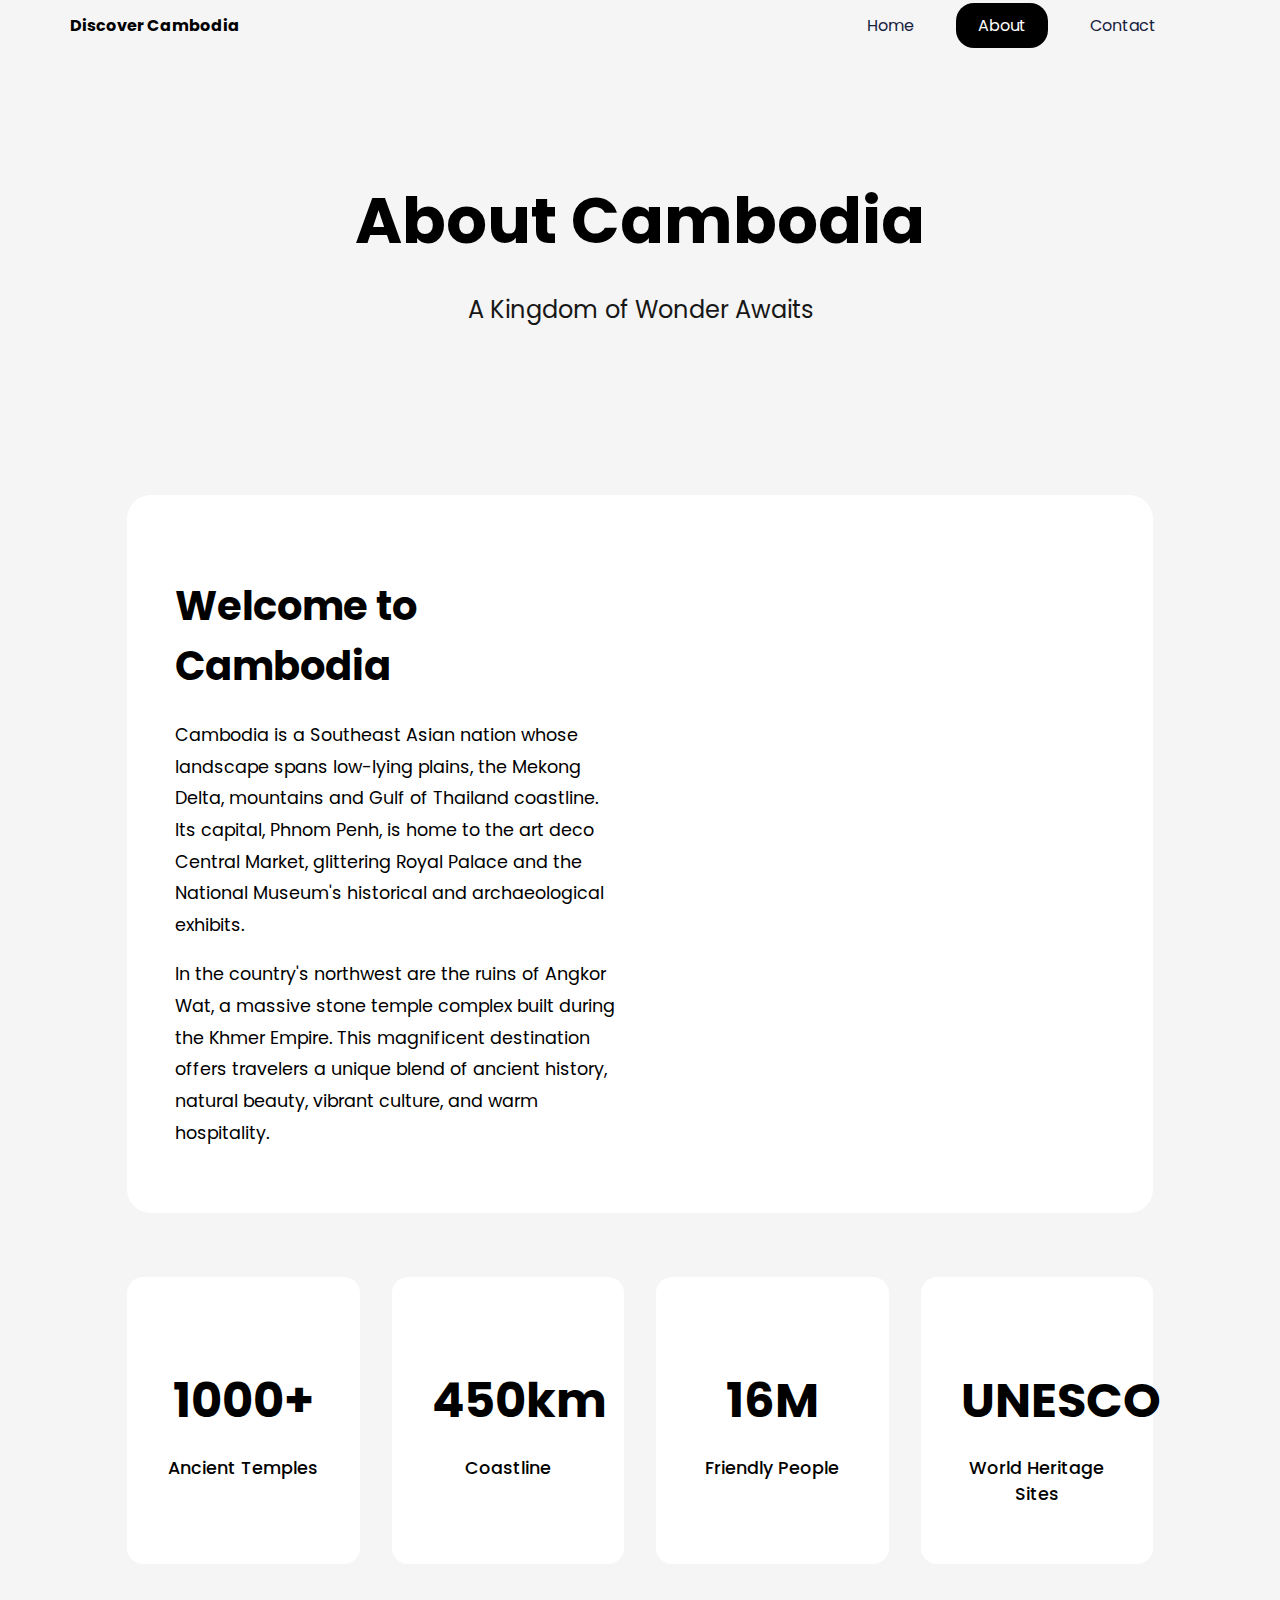
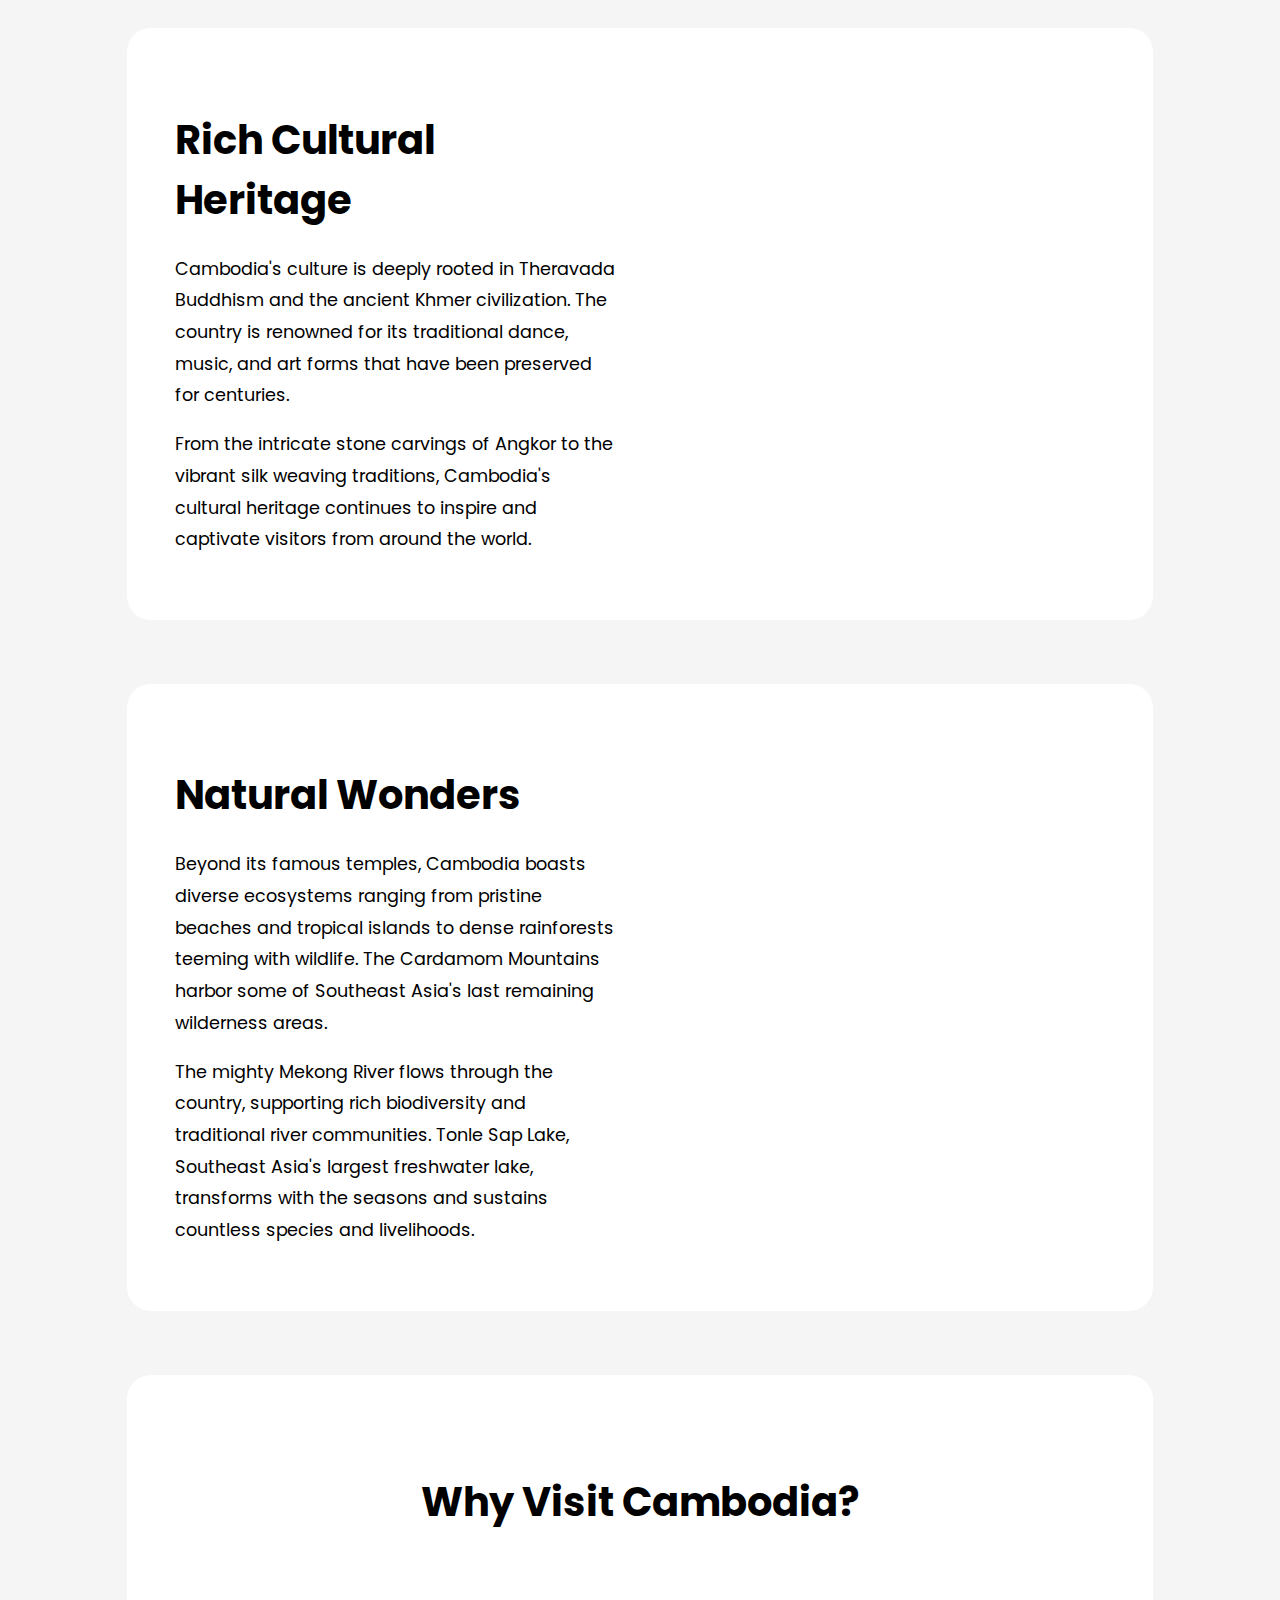
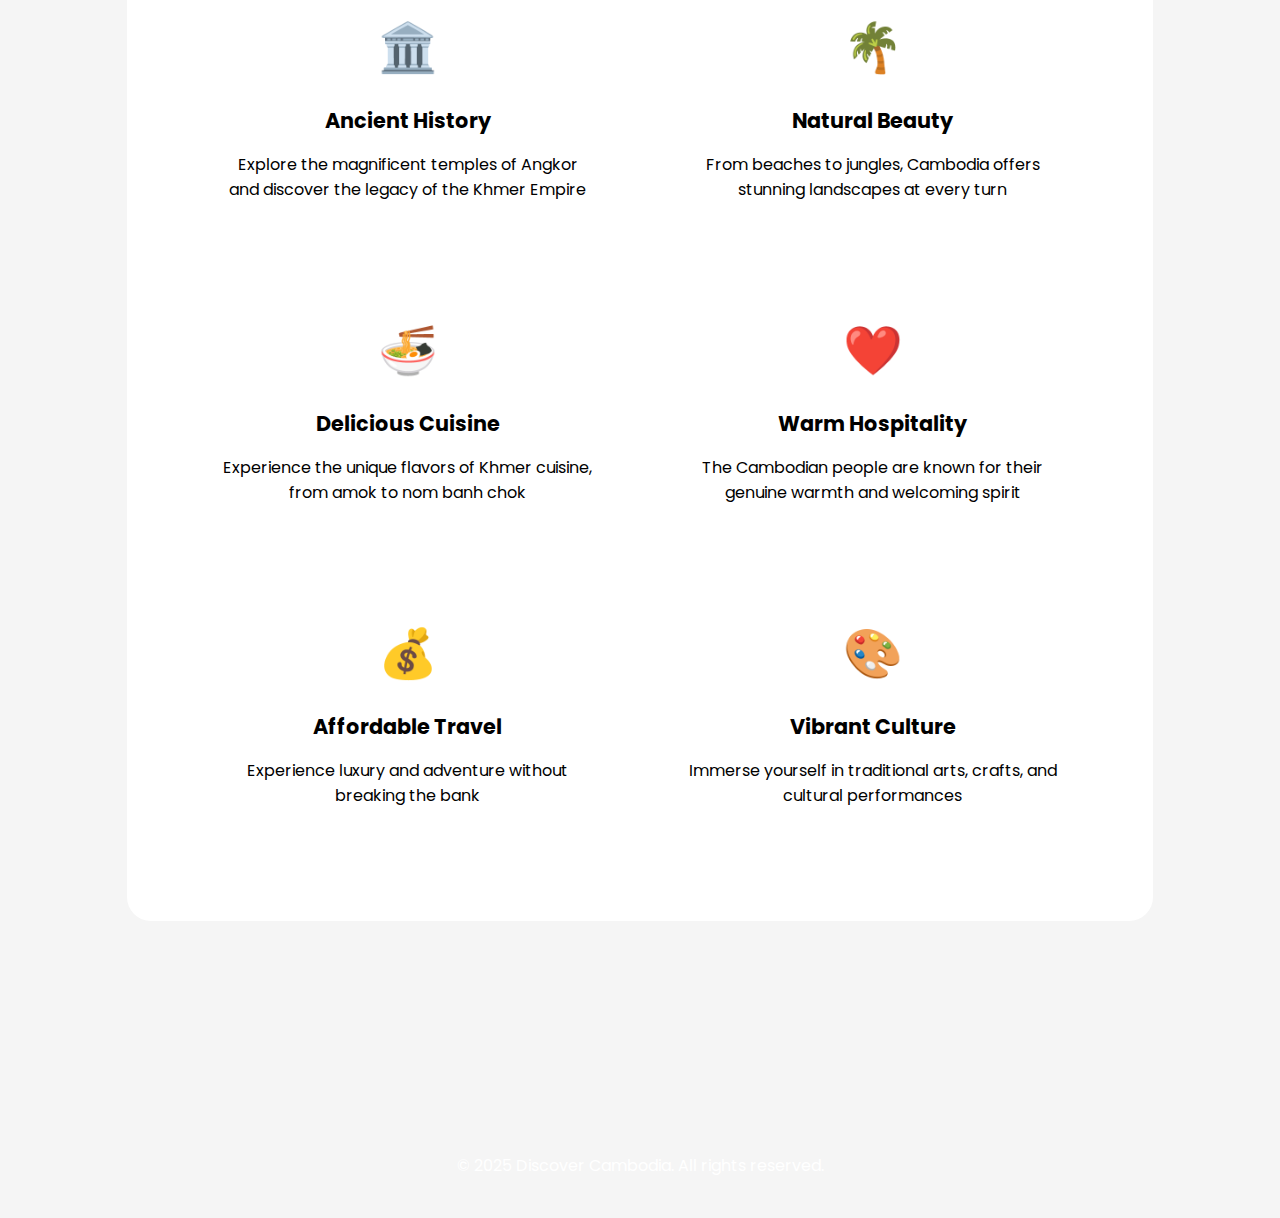
<file: about.html>
<!DOCTYPE html>
<html lang="en">

<head>
    <meta charset="UTF-8">
    <meta name="viewport" content="width=device-width, initial-scale=1.0">
    <title>About - Discover Cambodia</title>
    <link rel="stylesheet" href="style.css">
</head>

<body>
    <header>
        <div class="logo">Discover Cambodia</div>
        <nav>
            <a href="index.html">Home</a>
            <a href="about.html" class="active">About</a>
            <a href="contact.html">Contact</a>
        </nav>
    </header>

    <div class="about-page">
        <div class="about-hero">
            <h1>About Cambodia</h1>
            <p class="subtitle">A Kingdom of Wonder Awaits</p>
        </div>

        <div class="about-content">
            <section class="about-section">
                <div class="about-text">
                    <h2>Welcome to Cambodia</h2>
                    <p>Cambodia is a Southeast Asian nation whose landscape spans low-lying plains, the Mekong Delta,
                        mountains and Gulf of Thailand coastline. Its capital, Phnom Penh, is home to the art deco
                        Central Market, glittering Royal Palace and the National Museum's historical and archaeological
                        exhibits.</p>
                    <p>In the country's northwest are the ruins of Angkor Wat, a massive stone temple complex built
                        during the Khmer Empire. This magnificent destination offers travelers a unique blend of ancient
                        history, natural beauty, vibrant culture, and warm hospitality.</p>
                </div>
                <div class="about-image"
                    style="background-image: url('https://images.pexels.com/photos/2166553/pexels-photo-2166553.jpeg')">
                </div>
            </section>

            <section class="stats-section">
                <div class="stat-card">
                    <h3>1000+</h3>
                    <p>Ancient Temples</p>
                </div>
                <div class="stat-card">
                    <h3>450km</h3>
                    <p>Coastline</p>
                </div>
                <div class="stat-card">
                    <h3>16M</h3>
                    <p>Friendly People</p>
                </div>
                <div class="stat-card">
                    <h3>UNESCO</h3>
                    <p>World Heritage Sites</p>
                </div>
            </section>

            <section class="about-section reverse">
                <div class="about-image"
                    style="background-image: url('https://images.pexels.com/photos/1371361/pexels-photo-1371361.jpeg')">
                </div>
                <div class="about-text">
                    <h2>Rich Cultural Heritage</h2>
                    <p>Cambodia's culture is deeply rooted in Theravada Buddhism and the ancient Khmer civilization. The
                        country is renowned for its traditional dance, music, and art forms that have been preserved for
                        centuries.</p>
                    <p>From the intricate stone carvings of Angkor to the vibrant silk weaving traditions, Cambodia's
                        cultural heritage continues to inspire and captivate visitors from around the world.</p>
                </div>
            </section>

            <section class="about-section">
                <div class="about-text">
                    <h2>Natural Wonders</h2>
                    <p>Beyond its famous temples, Cambodia boasts diverse ecosystems ranging from pristine beaches and
                        tropical islands to dense rainforests teeming with wildlife. The Cardamom Mountains harbor some
                        of Southeast Asia's last remaining wilderness areas.</p>
                    <p>The mighty Mekong River flows through the country, supporting rich biodiversity and traditional
                        river communities. Tonle Sap Lake, Southeast Asia's largest freshwater lake, transforms with the
                        seasons and sustains countless species and livelihoods.</p>
                </div>
                <div class="about-image"
                    style="background-image: url('https://images.pexels.com/photos/994605/pexels-photo-994605.jpeg')">
                </div>
            </section>

            <section class="why-visit">
                <h2>Why Visit Cambodia?</h2>
                <div class="reasons-grid">
                    <div class="reason-card">
                        <div class="reason-icon">🏛️</div>
                        <h3>Ancient History</h3>
                        <p>Explore the magnificent temples of Angkor and discover the legacy of the Khmer Empire</p>
                    </div>
                    <div class="reason-card">
                        <div class="reason-icon">🌴</div>
                        <h3>Natural Beauty</h3>
                        <p>From beaches to jungles, Cambodia offers stunning landscapes at every turn</p>
                    </div>
                    <div class="reason-card">
                        <div class="reason-icon">🍜</div>
                        <h3>Delicious Cuisine</h3>
                        <p>Experience the unique flavors of Khmer cuisine, from amok to nom banh chok</p>
                    </div>
                    <div class="reason-card">
                        <div class="reason-icon">❤️</div>
                        <h3>Warm Hospitality</h3>
                        <p>The Cambodian people are known for their genuine warmth and welcoming spirit</p>
                    </div>
                    <div class="reason-card">
                        <div class="reason-icon">💰</div>
                        <h3>Affordable Travel</h3>
                        <p>Experience luxury and adventure without breaking the bank</p>
                    </div>
                    <div class="reason-card">
                        <div class="reason-icon">🎨</div>
                        <h3>Vibrant Culture</h3>
                        <p>Immerse yourself in traditional arts, crafts, and cultural performances</p>
                    </div>
                </div>
            </section>
        </div>
    </div>

    <footer class="site-footer">
        <p>&copy; 2025 Discover Cambodia. All rights reserved.</p>
    </footer>

    <script src="main.js"></script>
</body>

</html>
</file>
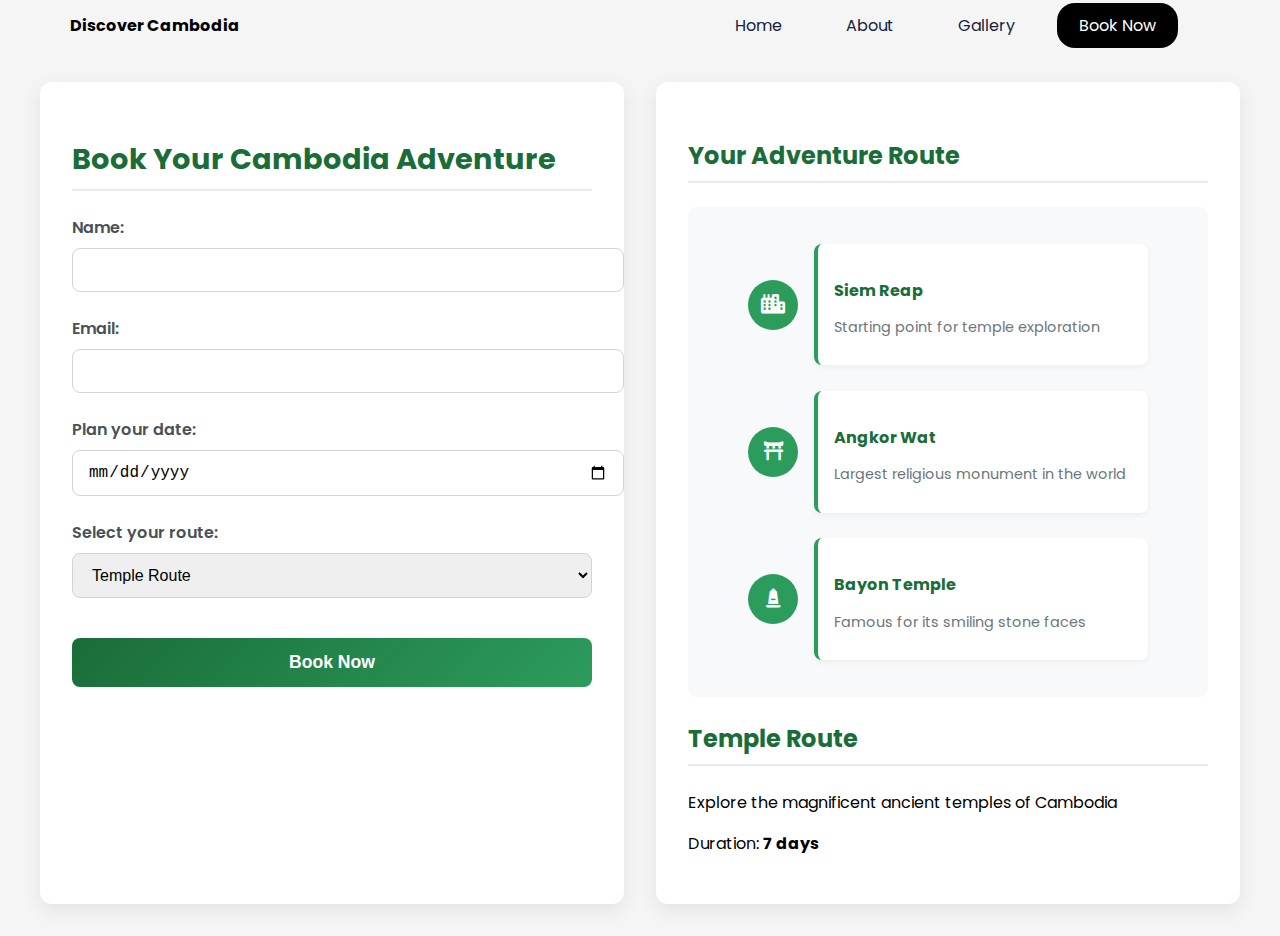
<file: formtesting.html>
<!DOCTYPE html>
<html lang="en">
  <head>
    <meta charset="UTF-8" />
    <meta name="viewport" content="width=device-width, initial-scale=1.0" />
    <title>Document</title>
    <link rel="stylesheet" href="style.css" />
    <link
      rel="stylesheet"
      href="https://cdnjs.cloudflare.com/ajax/libs/font-awesome/6.4.0/css/all.min.css"
    />
  </head>

  <body>
    <header>
      <div class="logo">Discover Cambodia</div>
      <nav>
        <a href="index.html">Home</a>
        <a href="about.html">About</a>
        <div class="dropdown">
          <a href="gallery.html" class="dropbtn">Gallery</a>
          <div class="dropdown-content">
            <a href="city.html">City</a>
            <a href="city.html">Forest</a>
            <a href="city.html">Sea/Beach</a>
            <a href="city.html">Temple</a>
          </div>
        </div>
        <a href="form.php" class="active">Book Now</a>
      </nav>
    </header>
    <div class="container-form">
      <div class="booking-form">
        <h2>Book Your Cambodia Adventure</h2>
        <form action="form.php" method="POST">
          <div class="form">
            <!-- name -->
            <label for="name">Name:</label>
            <input type="text" id="name" name="name" required />
          </div>

          <!-- email -->
          <div class="form">
            <label for="email">Email:</label>
            <input type="email" id="email" name="email" required />
          </div>

          <!-- date trip -->
          <div class="form">
            <label for="date">Plan your date:</label>
            <input type="date" id="date" name="date" required />
          </div>

          <div class="form">
            <!-- route -->
            <label for="route">Select your route:</label>
            <select
              name="route"
              id="route"
              required
              onchange="updateRoute(this.value)"
            >
              <option value="temple_route">Temple Route</option>
              <option value="city_route">City Route</option>
              <option value="beach_route">Beach Route</option>
              <option value="forest_route">Forest Route</option>
              <option value="full_route">Full Route</option>
            </select>
            <div class="route-info"></div>
          </div>

          <input type="submit" value="Book Now" class="submit-btn-form" />
        </form>
        <div class="message" id="msg"></div>
      </div>

      <!-- left side for detail of the trip route -->
      <div class="route-visualization">
        <h3>Your Adventure Route</h3>
        <div class="route-map" id="route-map"></div>
        <div class="route-detail" id="route-detail"></div>
      </div>
    </div>

    <script>
      const routeDescription = {
        temple_route: {
          name: "Temple Route",
          description: "Explore the magnificent ancient temples of Cambodia",
          duration: "7 days",
          locations: [
            {
              name: "Siem Reap",
              icon: "fa-city",
              description: "Starting point for temple exploration",
            },
            {
              name: "Angkor Wat",
              icon: "fa-torii-gate",
              description: "Largest religious monument in the world",
            },
            {
              name: "Bayon Temple",
              icon: "fa-monument",
              description: "Famous for its smiling stone faces",
            },
          ],
        },
        forest_route: {
          name: "Forest Route",
          description: "Immerse yourself in Cambodia's lush natural landscapes",
          duration: "2 days",
          locations: [
            {
              name: "Phnom Kulen",
              icon: "fa-mountain",
              description: "Sacred mountain with waterfalls",
            },
            {
              name: "Kirirom National Park",
              icon: "fa-tree",
              description: "Pine forest with hiking trails",
            },
            {
              name: "Bayon Temple",
              icon: "fa-monument",
              description: "Famous for its smiling stone faces",
            },
          ],
        },
        city_route: {
          name: "City Route",
          description: "Experience the vibrant urban life of Cambodia",
          duration: "3 days",
          locations: [
            {
              name: "Phnom Penh",
              icon: "fa-city",
              description: "Capital city with rich history",
            },
            {
              name: "Local Markets",
              icon: "fa-store",
              description: "Experience authentic Cambodian culture",
            },
            {
              name: "Royal Palace",
              icon: "fa-landmark",
              description: "Official residence of the King",
            },
          ],
        },
        beach_route: {
          name: "Beach Route",
          description: "Relax on Cambodia's beautiful beaches and islands",
          duration: "3 days",
          locations: [
            {
              name: "Sihanoukville",
              icon: "fa-umbrella-beach",
              description: "Coastal city with beautiful beaches",
            },
            {
              name: "Koh Rong",
              icon: "fa-water",
              description: "Tropical island paradise",
            },
            {
              name: "Koh Sdach Island",
              icon: "fa-island-tropical",
              description: "Remote island with pristine beaches",
            },
          ],
        },
        full_route: {
          name: "Full Route",
          description: "Complete Cambodian experience covering all highlights",
          duration: "7 days",
          locations: [
            {
              name: "Temples",
              icon: "fa-torii-gate",
              description: "Ancient temple complexes",
            },
            {
              name: "Forests",
              icon: "fa-tree",
              description: "Lush national parks",
            },
            {
              name: "Cities",
              icon: "fa-city",
              description: "Urban cultural experiences",
            },
            {
              name: "Beaches",
              icon: "fa-umbrella-beach",
              description: "Coastal relaxation",
            },
          ],
        },
      };

      // update route base on what user pick
      function updateRoute(route) {
        const routeData = routeDescription[route];
        const routeMap = document.getElementById("route-map");
        const routeDetail = document.getElementById("route-detail");

        // clear previous content
        routeMap.innerHTML = "";
        routeDetail.innerHTML = "";

        // make route path
        const routePath = document.createElement("div");
        routePath.className = "route-path";

        // add location to route path
        routeData.locations.forEach((location, index) => {
          const locationElement = document.createElement("div");
          locationElement.className = "location";

          locationElement.innerHTML = `
            <div class="location-icon">
                <i class="fas ${location.icon}"></i>
            </div>
            <div class="location-info">
                <h4>${location.name}</h4>
                <p>${location.description}</p>
            </div>
            `;

          routePath.appendChild(locationElement);

          // add line to connect places -> take the length - 1 cuz we dont connect the last element to anything
          if (index < routeData.locations.length - 1) {
            const connect = document.createElement("div");
            connect.className = "connect";
            routePath.appendChild(connect);
          }
        });

        routeMap.appendChild(routePath);

        // update route detial
        routeDetail.innerHTML = `
        <h3>${routeData.name}</h3>
        <p>${routeData.description}</p>
        <p>Duration: <strong>${routeData.duration}</strong></p>

        `;
      }
      // initalize default route
      document.addEventListener("DOMContentLoaded", function () {
        updateRoute("temple_route");
      });
    </script>
  </body>
</html>
</file>
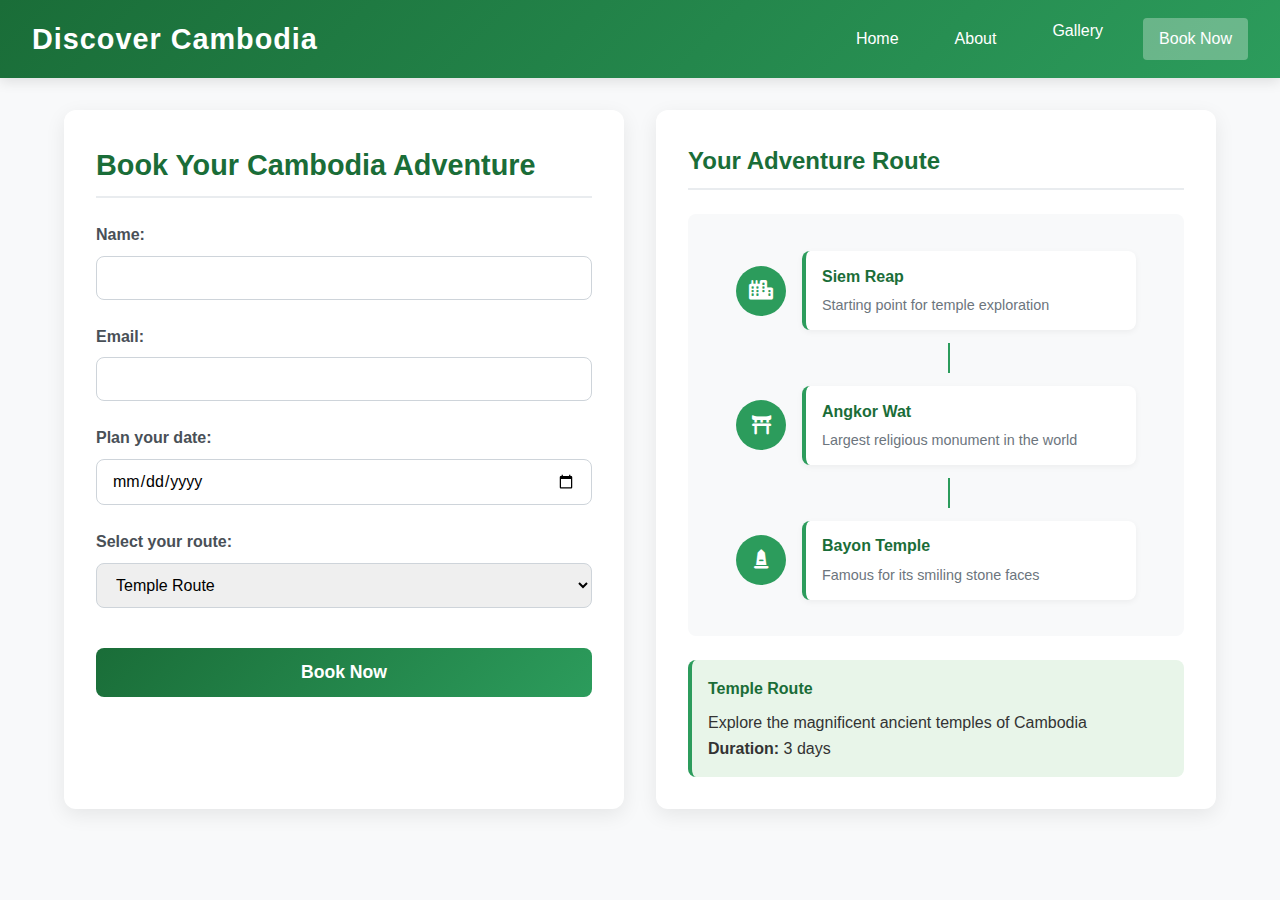
<file: test5.html>
<!DOCTYPE html>
<html lang="en">
  <head>
    <meta charset="UTF-8" />
    <meta name="viewport" content="width=device-width, initial-scale=1.0" />
    <title>Discover Cambodia - Book Your Adventure</title>
    <link
      rel="stylesheet"
      href="https://cdnjs.cloudflare.com/ajax/libs/font-awesome/6.4.0/css/all.min.css"
    />
    <style>
      * {
        margin: 0;
        padding: 0;
        box-sizing: border-box;
        font-family: "Segoe UI", Tahoma, Geneva, Verdana, sans-serif;
      }

      body {
        background-color: #f8f9fa;
        color: #333;
        line-height: 1.6;
      }

      header {
        background: linear-gradient(135deg, #1a6d38 0%, #2c9c5c 100%);
        color: white;
        padding: 1rem 2rem;
        display: flex;
        justify-content: space-between;
        align-items: center;
        box-shadow: 0 4px 12px rgba(0, 0, 0, 0.1);
      }

      .logo {
        font-size: 1.8rem;
        font-weight: 700;
        letter-spacing: 1px;
      }

      nav {
        display: flex;
        gap: 1.5rem;
      }

      nav a {
        color: white;
        text-decoration: none;
        font-weight: 500;
        padding: 0.5rem 1rem;
        border-radius: 4px;
        transition: background-color 0.3s;
      }

      nav a:hover {
        background-color: rgba(255, 255, 255, 0.2);
      }

      nav a.active {
        background-color: rgba(255, 255, 255, 0.3);
      }

      .dropdown {
        position: relative;
      }

      .dropdown-content {
        display: none;
        position: absolute;
        background-color: white;
        min-width: 180px;
        box-shadow: 0 8px 16px rgba(0, 0, 0, 0.1);
        border-radius: 4px;
        z-index: 1;
        overflow: hidden;
      }

      .dropdown-content a {
        color: #333;
        padding: 12px 16px;
        text-decoration: none;
        display: block;
        transition: background-color 0.3s;
      }

      .dropdown-content a:hover {
        background-color: #f1f1f1;
      }

      .dropdown:hover .dropdown-content {
        display: block;
      }

      .container {
        display: flex;
        max-width: 1200px;
        margin: 2rem auto;
        padding: 0 1.5rem;
        gap: 2rem;
      }

      .booking-form {
        flex: 1;
        background: white;
        padding: 2rem;
        border-radius: 12px;
        box-shadow: 0 6px 20px rgba(0, 0, 0, 0.08);
      }

      .booking-form h2 {
        color: #1a6d38;
        margin-bottom: 1.5rem;
        font-size: 1.8rem;
        border-bottom: 2px solid #e9ecef;
        padding-bottom: 0.5rem;
      }

      .form {
        margin-bottom: 1.5rem;
      }

      label {
        display: block;
        margin-bottom: 0.5rem;
        font-weight: 600;
        color: #495057;
      }

      input,
      select {
        width: 100%;
        padding: 12px 15px;
        border: 1px solid #ced4da;
        border-radius: 8px;
        font-size: 1rem;
        transition: border-color 0.3s, box-shadow 0.3s;
      }

      input:focus,
      select:focus {
        outline: none;
        border-color: #2c9c5c;
        box-shadow: 0 0 0 3px rgba(44, 156, 92, 0.2);
      }

      .submit-btn-form {
        background: linear-gradient(135deg, #1a6d38 0%, #2c9c5c 100%);
        color: white;
        border: none;
        padding: 14px 20px;
        font-size: 1.1rem;
        font-weight: 600;
        border-radius: 8px;
        cursor: pointer;
        transition: transform 0.3s, box-shadow 0.3s;
        width: 100%;
        margin-top: 1rem;
      }

      .submit-btn-form:hover {
        transform: translateY(-2px);
        box-shadow: 0 6px 12px rgba(44, 156, 92, 0.3);
      }

      .route-visualization {
        flex: 1;
        background: white;
        padding: 2rem;
        border-radius: 12px;
        box-shadow: 0 6px 20px rgba(0, 0, 0, 0.08);
        display: flex;
        flex-direction: column;
      }

      .route-visualization h3 {
        color: #1a6d38;
        margin-bottom: 1.5rem;
        font-size: 1.5rem;
        border-bottom: 2px solid #e9ecef;
        padding-bottom: 0.5rem;
      }

      .route-map {
        flex: 1;
        background: #f8f9fa;
        border-radius: 8px;
        padding: 1.5rem;
        display: flex;
        flex-direction: column;
        justify-content: center;
        align-items: center;
        min-height: 350px;
      }

      .route-path {
        display: flex;
        flex-direction: column;
        align-items: center;
        width: 100%;
        max-width: 400px;
      }

      .location {
        display: flex;
        align-items: center;
        margin: 0.8rem 0;
        width: 100%;
      }

      .location-icon {
        width: 50px;
        height: 50px;
        border-radius: 50%;
        background: #2c9c5c;
        color: white;
        display: flex;
        justify-content: center;
        align-items: center;
        font-size: 1.2rem;
        margin-right: 1rem;
        flex-shrink: 0;
      }

      .location-info {
        flex: 1;
        padding: 0.8rem 1rem;
        background: white;
        border-radius: 8px;
        box-shadow: 0 2px 6px rgba(0, 0, 0, 0.05);
        border-left: 4px solid #2c9c5c;
      }

      .location-info h4 {
        color: #1a6d38;
        margin-bottom: 0.3rem;
      }

      .location-info p {
        color: #6c757d;
        font-size: 0.9rem;
      }

      .connector {
        width: 2px;
        height: 30px;
        background: #2c9c5c;
        margin-left: 25px;
      }

      .route-details {
        margin-top: 1.5rem;
        padding: 1rem;
        background: #e8f5e9;
        border-radius: 8px;
        border-left: 4px solid #2c9c5c;
      }

      .route-details h4 {
        color: #1a6d38;
        margin-bottom: 0.5rem;
      }

      .message {
        margin-top: 1.5rem;
        padding: 1rem;
        border-radius: 8px;
        text-align: center;
        font-weight: 500;
      }

      .success {
        background: #d4edda;
        color: #155724;
        border: 1px solid #c3e6cb;
      }

      .error {
        background: #f8d7da;
        color: #721c24;
        border: 1px solid #f5c6cb;
      }

      @media (max-width: 768px) {
        .container {
          flex-direction: column;
        }

        header {
          flex-direction: column;
          gap: 1rem;
        }

        nav {
          flex-wrap: wrap;
          justify-content: center;
        }
      }
    </style>
  </head>

  <body>
    <header>
      <div class="logo">Discover Cambodia</div>
      <nav>
        <a href="index.html">Home</a>
        <a href="about.html">About</a>
        <div class="dropdown">
          <a href="gallery.html" class="dropbtn">Gallery</a>
          <div class="dropdown-content">
            <a href="city.html">City</a>
            <a href="city.html">Forest</a>
            <a href="city.html">Sea/Beach</a>
            <a href="city.html">Temple</a>
          </div>
        </div>
        <a href="form.php" class="active">Book Now</a>
      </nav>
    </header>

    <div class="container">
      <div class="booking-form">
        <h2>Book Your Cambodia Adventure</h2>
        <form action="form.php" method="POST">
          <div class="form">
            <label for="name">Name:</label>
            <input type="text" id="name" name="name" required />
          </div>

          <div class="form">
            <label for="email">Email:</label>
            <input type="email" id="email" name="email" required />
          </div>

          <div class="form">
            <label for="date">Plan your date:</label>
            <input type="date" id="date" name="date" required />
          </div>

          <div class="form">
            <label for="route">Select your route:</label>
            <select
              name="route"
              id="route"
              required
              onchange="updateRouteVisualization(this.value)"
            >
              <option value="temple_route">Temple Route</option>
              <option value="city_route">City Route</option>
              <option value="beach_route">Beach Route</option>
              <option value="forest_route">Forest Route</option>
              <option value="full_route">Full Route</option>
            </select>
          </div>

          <input type="submit" value="Book Now" class="submit-btn-form" />
        </form>
        <div class="message" id="msg"></div>
      </div>

      <div class="route-visualization">
        <h3>Your Adventure Route</h3>
        <div class="route-map" id="route-map">
          <!-- Route visualization will be inserted here by JavaScript -->
        </div>
        <div class="route-details" id="route-details">
          <!-- Route details will be inserted here by JavaScript -->
        </div>
      </div>
    </div>

    <script>
      // Route descriptions
      const routeDescription = {
        temple_route: {
          name: "Temple Route",
          description: "Explore the magnificent ancient temples of Cambodia",
          duration: "3 days",
          locations: [
            {
              name: "Siem Reap",
              icon: "fa-city",
              description: "Starting point for temple exploration",
            },
            {
              name: "Angkor Wat",
              icon: "fa-torii-gate",
              description: "Largest religious monument in the world",
            },
            {
              name: "Bayon Temple",
              icon: "fa-monument",
              description: "Famous for its smiling stone faces",
            },
          ],
        },
        forest_route: {
          name: "Forest Route",
          description: "Immerse yourself in Cambodia's lush natural landscapes",
          duration: "2 days",
          locations: [
            {
              name: "Phnom Kulen",
              icon: "fa-mountain",
              description: "Sacred mountain with waterfalls",
            },
            {
              name: "Kirirom National Park",
              icon: "fa-tree",
              description: "Pine forest with hiking trails",
            },
            {
              name: "Bayon Temple",
              icon: "fa-monument",
              description: "Famous for its smiling stone faces",
            },
          ],
        },
        city_route: {
          name: "City Route",
          description: "Experience the vibrant urban life of Cambodia",
          duration: "3 days",
          locations: [
            {
              name: "Phnom Penh",
              icon: "fa-city",
              description: "Capital city with rich history",
            },
            {
              name: "Local Markets",
              icon: "fa-store",
              description: "Experience authentic Cambodian culture",
            },
            {
              name: "Royal Palace",
              icon: "fa-landmark",
              description: "Official residence of the King",
            },
          ],
        },
        beach_route: {
          name: "Beach Route",
          description: "Relax on Cambodia's beautiful beaches and islands",
          duration: "3 days",
          locations: [
            {
              name: "Sihanoukville",
              icon: "fa-umbrella-beach",
              description: "Coastal city with beautiful beaches",
            },
            {
              name: "Koh Rong",
              icon: "fa-water",
              description: "Tropical island paradise",
            },
            {
              name: "Koh Sdach Island",
              icon: "fa-island-tropical",
              description: "Remote island with pristine beaches",
            },
          ],
        },
        full_route: {
          name: "Full Route",
          description: "Complete Cambodian experience covering all highlights",
          duration: "7 days",
          locations: [
            {
              name: "Temples",
              icon: "fa-torii-gate",
              description: "Ancient temple complexes",
            },
            {
              name: "Forests",
              icon: "fa-tree",
              description: "Lush national parks",
            },
            {
              name: "Cities",
              icon: "fa-city",
              description: "Urban cultural experiences",
            },
            {
              name: "Beaches",
              icon: "fa-umbrella-beach",
              description: "Coastal relaxation",
            },
          ],
        },
      };

      // Function to update the route visualization based on selection
      function updateRouteVisualization(route) {
        const routeData = routeDescription[route];
        const routeMap = document.getElementById("route-map");
        const routeDetails = document.getElementById("route-details");

        // Clear previous content
        routeMap.innerHTML = "";
        routeDetails.innerHTML = "";

        // Create route path
        const routePath = document.createElement("div");
        routePath.className = "route-path";

        // Add locations to the route path
        routeData.locations.forEach((location, index) => {
          // Create location element
          const locationElement = document.createElement("div");
          locationElement.className = "location";

          locationElement.innerHTML = `
            <div class="location-icon">
              <i class="fas ${location.icon}"></i>
            </div>
            <div class="location-info">
              <h4>${location.name}</h4>
              <p>${location.description}</p>
            </div>
          `;

          routePath.appendChild(locationElement);

          // Add connector between locations (except after the last one)
          if (index < routeData.locations.length - 1) {
            const connector = document.createElement("div");
            connector.className = "connector";
            routePath.appendChild(connector);
          }
        });

        routeMap.appendChild(routePath);

        // Update route details
        routeDetails.innerHTML = `
          <h4>${routeData.name}</h4>
          <p>${routeData.description}</p>
          <p><strong>Duration:</strong> ${routeData.duration}</p>
        `;
      }

      // Initialize with default route
      document.addEventListener("DOMContentLoaded", function () {
        updateRouteVisualization("temple_route");
      });
    </script>
  </body>
</html>
</file>
<file: style.css>
@import url('https://fonts.googleapis.com/css2?family=Poppins:ital,wght@0,100;0,200;0,300;0,400;0,500;0,600;0,700;0,800;0,900;1,100;1,200;1,300;1,400;1,500;1,600;1,700;1,800;1,900&display=swap');

body {
    font-family: 'Poppins', sans-serif;
    margin: 0;
    /* background: linear-gradient(135deg, #1a1a2e, #16213e, #0f3460); */
    /* color: #fff; */
    min-height: 100vh;
    background: #f5f5f5;
}

:root {
    --item1-transform: translate(-100%, -5%) scale(1.5);
    --item1-filter: blur(30px);
    --item1-zIndex: 11;
    --item1-opacity: 0;

    --item2-transform: translate(0, 0);
    --item2-filter: blur(0);
    --item2-zIndex: 10;
    --item2-opacity: 1;

    --item3-transform: translate(50%, 10%) scale(0.8);
    --item3-filter: blur(10px);
    --item3-zIndex: 9;
    --item3-opacity: 1;

    --item4-transform: translate(90%, 20%) scale(0.5);
    --item4-filter: blur(30px);
    --item4-zIndex: 8;
    --item4-opacity: 1;



}

a {
    text-decoration: none;
    color: #555;
}

header {
    width: 1140px;
    max-width: 90%;
    margin: auto;
    height: 50px;
    display: flex;
    justify-content: space-between;
    align-items: center;
    position: relative;
    z-index: 100;
}

header .logo {
    font-weight: bold;
}
header nav {
    display: flex;
    align-items: center;
    gap: 20px;
    /* background: #fff; */
    padding: 18px 32px;
    border-radius: 18px;
    position: relative;
    z-index: 10;
}
header nav a, header nav .dropbtn {
   color: #16213e;
   padding: 10px 22px;
   border-radius: 18px;
   transition: background 0.3s, color 0.3s, transform 0.2s;
   text-decoration: none;
   background: none;
   cursor: pointer;
   display: inline-block;
}

header nav a:hover, header nav .dropbtn:hover {
    background: white;
    color: black;
    transform: translateY(-2px) scale(1.04);
}

header nav a.active {
    background: black;
    color: #fff;
}

.dropdown {
    position: relative;
    display: inline-block;
}

.dropdown-content {
    display: none;
    position: absolute;
    top: 110%;
    left: 0;
    background: #fff;
    min-width: 160px;
    border-radius: 18px;
    overflow: hidden;
    z-index: 100;
}

.dropdown-content a {
    color: #16213e;
    padding: 12px 30px;
    display: block;
    border: none;
    background: none;
    transition: background 0.25s, color 0.2s;
    font-size: 1em;
}

.dropdown-content a:hover {
    background: #f5f9fe;
    color: #434343;
    transform: none;
}
.dropdown:hover .dropdown-content,
.dropdown:focus-within .dropdown-content {
    display: block;
}

@media (max-width: 800px) {
    nav {
        flex-wrap: wrap;
        gap: 8px;
        padding: 10px 8px;
    }

    nav a,
    nav .dropbtn {
        padding: 8px 10px;
        font-size: 0.97em;
    }

    .dropdown-content {
        min-width: 120px;
    }
}

/* button seemore and back-button */
.seemore , .back-button{
    background: black;
    padding: 12px 32px;
    border: none;
    border-radius: 22px;
    box-shadow: 0 6px 24px rgba(67, 97, 238, 0.12);
    font-family: 'Poppins', sans-serif;
    font-size: 1.1em;
    font-weight: 600;
    color: #fff;
    cursor: pointer;
    margin-top: 20px;
    margin-bottom: 10px;
    transition: background 0.3s, transform 0.2s, box-shadow 0.2s;
    position: relative;
    overflow: hidden;
    letter-spacing: 0.5px;
    display: inline-block;
}

.seemore a, .back-button a {
    color: #fff;
    text-decoration: none;
    display: inline-block;
    width: 100%;
    height: 100%;
    transition: color 0.2s;
    padding: 0;
}

.seemore:hover,
.seemore:focus, .back-button:hover {
    background: linear-gradient(110deg, #4361ee 0%, #4cc9f0 100%);
    transform: translateY(-2px) scale(1.04);
    box-shadow: 0 10px 36px rgba(67, 97, 238, 0.18);
}

.seemore:active {
    transform: scale(0.98);
}

/* .seemore a:visited,
.seemore a:active {
    color: #fff;
} */

@media (max-width: 600px) {
    .seemore {
        font-size: 1em;
        padding: 10px 18px;
    }
}

/* .seemore,
.back-button {
    margin: 30px;
    padding: 10px 15px;
    border-radius: 18px;
    transition: all 0.3s ease;
    border: none;
    font-weight: 500;
    font-family: 'Poppins';
    background: white;
}

.seemore:hover .seemore a:hover, .back-button:hover, .back-button a:hover {
    background: gray;
    color: white;

} */

/* carousel */
.carousel {
    margin-top: 30px;
    height: 700px;
    overflow: hidden;
    position: relative;
}

.carousel .list {
    position: absolute;
    top: 0;
    left: 0;
    width: 1140px;
    max-width: 90%;
    left: 50%;
    transform: translateX(-50%);
    height: 80%;
}

.carousel .list .item {
    position: absolute;
    left: 0;
    top: 0;
    width: 80%;
    height: 100%;
    font-size: 15px;
    /* display: flex; */
    /* align-items: center;
    justify-content: space-between; */
}

.carousel .list .item model-viewer {
    width: 80%;
    height: 80%;
    border-radius: 20px;
    background: transparent;
    padding-left: 400px;
}

.carousel .list .item .intro {
    width: 35%;
    padding: 20px;
    opacity: 0;
    pointer-events: none;
}

.carousel .list .item .detail {
    opacity: 0;
    pointer-events: none;
    padding-right: 500px;
}


.carousel .list .item:nth-child(2) .intro {
    opacity: 1;
    pointer-events: auto;
    transition: opacity 0.5s;
    width: 400px;
    position: absolute;
    top: 50%;
    transform: translateY(-50%);
    
}

.carousel .list .item:nth-child(n + 3) {
    opacity: 0;
    pointer-events: none;
}

.carousel .list .item:nth-child(2) {
    transform: var(--item2-transform);
    filter: var(--item2-filter);
    z-index: var(--item2-zIndex);
    opacity: var(--item2-opacity);
}

.carousel .list .item:nth-child(1) {
    transform: var(--item1-transform);
    filter: var(--item1-filter);
    z-index: var(--item1-zIndex);
    opacity: var(--item1-opacity);
    pointer-events: none;
}

.carousel .list .item:nth-child(3) {
    transform: var(--item3-transform);
    filter: var(--item3-filter);
    z-index: var(--item3-zIndex);
    opacity: var(--item3-opacity);
    pointer-events: none;
}

.carousel .list .item:nth-child(4) {
    transform: var(--item4-transform);
    filter: var(--item4-filter);
    z-index: var(--item4-zIndex);
    opacity: var(--item4-opacity);
    pointer-events: none;
}

/* .carousel.bg-city::before {
    background-image: linear-gradient(70deg, #DC422A, #4361ee);
}

.carousel.bg-temple::before {
    background-image: linear-gradient(70deg, #43ea4e, #228a38);
}

.carousel.bg-beach::before {
    background-image: linear-gradient(70deg, #74c8fa, #f8afb6);
}

.carousel.bg-forest::before {
    background-image: linear-gradient(70deg, #a3e635, #016935);
} */


/* arrow */
.arrow {
    position: absolute;
    bottom: 40px;
    left: 50%;
    transform: translateX(-50%);
    display: flex;
    gap: 20px;
    align-items: center;
    z-index: 100;
}

.arrow .next,
.arrow .prev {
    width: 40px;
    height: 40px;
    border-radius: 50%;
    font-family: monospace;
    font-size: large;
    font-weight: bold;
    border: none;
    background: rgba(255, 255, 255, 0.1);
    backdrop-filter: blur(10px);
    cursor: pointer;
    display: flex;
    align-items: center;
    justify-content: center;
    box-shadow: 0 5px 15px rgba(0, 0, 0, 0.2);
    transition: all 0.3s ease;
}

.arrow .next:hover,
.arrow .prev:hover {
    background-color: rgba(255, 255, 255, 0.2);
    transform: scale(1.1);

}
.arrow .back {
    font-family: "Poppins", sans-serif;
    font-weight: 500;
    border: none;
    border-bottom: 1px solid #555;
    letter-spacing: 3px;
    background-color: transparent;
    opacity: 0;
    pointer-events: none;
    padding: 10px 20px;
    cursor: pointer;
}

.carousel .list .item .intro .title {
    font-size: 2em;
}

.carousel .list .item .intro .topic {
    font-size: 4em;
    font-weight: 500;
}

.carousel .list .item .intro .des {
    font-size: small;
}

.carousel .list .item .intro .seeMore {
    background-color: transparent;
    border: none;
    border-bottom: 1px solid #555;
    font-weight: bold;
    margin-top: 1.2em;
    padding: 5px 0;
}


.carousel .list .item:nth-child(2) .intro .title,
.carousel .list .item:nth-child(2) .intro .topic,
.carousel .list .item:nth-child(2) .intro .des,
.carousel .list .item:nth-child(2) .intro .seemore {
    opacity: 0;
    animation: showContent 0.5s 0.7s ease-out forwards;
}

@keyframes showContent {
    from {
        transform: translateY(-30px);
        filter: blur(10px);
    }

    to {
        transform: translateY(0);
        opacity: 1;
        filter: blur(0);
    }
}

.carousel .list .item:nth-child(2) .intro .topic {
    animation-delay: 0.9s;
}

.carousel .list .item:nth-child(2) .intro .des {
    animation-delay: 1.1s;
}

.carousel .list .item:nth-child(2) .intro .seeMore {
    animation-delay: 1.3s;
}

/* next click */
.carousel.next .item:nth-child(1) {
    animation: transformFromPosition2 0.5s ease-in-out 1 forwards;
}

@keyframes transformFromPosition2 {
    from {
        transform: var(--item2-transform);
        filter: var(--item2-filter);
        opacity: var(--item2-opacity);
    }
}

.carousel.next .item:nth-child(2) {
    animation: transformFromPosition3 0.7s ease-in-out 1 forwards;
}

@keyframes transformFromPosition3 {
    from {
        transform: var(--item3-transform);
        filter: var(--item3-filter);
        opacity: var(--item3-opacity);
    }
}

.carousel.next .item:nth-child(3) {
    animation: transformFromPosition4 0.9s ease-in-out 1 forwards;
}

@keyframes transformFromPosition4 {
    from {
        transform: var(--item4-transform);
        filter: var(--item4-filter);
        opacity: var(--item4-opacity);
    }
}


/* previous */


.carousel.prev .list .item:nth-child(4) {
    animation: transformFromPosition3 0.7s ease-in-out 1 forwards;
}

.carousel.prev .list .item:nth-child(3) {
    animation: transformFromPosition2 0.9s ease-in-out 1 forwards;
}

.carousel.prev .list .item:nth-child(2) {
    animation: transformFromPosition1 1.1s ease-in-out 1 forwards;
}

@keyframes transformFromPosition1 {
    from {
        transform: var(--item1-transform);
        filter: var(--item1-filter);
        opacity: var(--item1-opacity);
    }
}

/* detail  */
.carousel .list .item .detail {
    opacity: 0;
    pointer-events: none;
}

/* showDetail */
.carousel.showDetail .list .item:nth-child(3),
.carousel.showDetail .list .item:nth-child(4) {
    left: 100%;
    opacity: 0;
    pointer-events: none;
}

.carousel.showDetail .list .item:nth-child(2) {
    width: 100%;
}

.carousel.showDetail .list .item:nth-child(2) .intro {
    opacity: 0;
    pointer-events: none;
}

.carousel .list .item:nth-child(2) img {
    transition: right 0.5s;
}

.carousel.showDetail .list .item:nth-child(2) img {
    right: 50%;
}

.carousel.showDetail .list .item:nth-child(2) .detail {
    opacity: 1;
    width: 50%;
    position: absolute;
    right: 0;
    top: 50%;
    transform: translateY(-50%);
    text-align: right;
    pointer-events: auto;
}

.carousel.showDetail .list .item:nth-child(2) .detail .title {
    font-size: 4em;
}

.carousel.showDetail .list .item:nth-child(2) .detail .specification {
    display: flex;
    gap: 10px;
    width: 100%;
    border-top: 1px solid #5553;
    margin-top: 20px;
}

.carousel.showDetail .list .item:nth-child(2) .detail .specification div {
    width: 90px;
    text-align: center;
    flex-shrink: 0;
}

.carousel.showDetail .list .item:nth-child(2) .detail .specification div p:nth-child(1) {
    font-weight: bold;
}

.carousel.carousel.showDetail .list .item:nth-child(2) .checkout button {
    font-family: Poppins;
    background-color: transparent;
    border: 1px solid #5555;
    margin-left: 5px;
    padding: 5px 10px;
    letter-spacing: 2px;
    font-weight: 500;
}

.carousel.carousel.showDetail .list .item:nth-child(2) .checkout button:nth-child(2) {
    background-color: #693EFF;
    color: #eee;
}

.carousel.showDetail .list .item:nth-child(2) .detail .title,
.carousel.showDetail .list .item:nth-child(2) .detail .des,
.carousel.showDetail .list .item:nth-child(2) .detail .specification,
.carousel.showDetail .list .item:nth-child(2) .detail .checkout {
    opacity: 0;
    animation: showContent 0.5s 1s ease-in-out 1 forwards;
}

.carousel.showDetail .list .item:nth-child(2) .detail .des {
    animation-delay: 1.2s;
}

.carousel.showDetail .list .item:nth-child(2) .detail .specification {
    animation-delay: 1.4s;
}

.carousel.showDetail .list .item:nth-child(2) .detail .checkout {
    animation-delay: 1.6s;
}

.arrows {
    position: absolute;
    bottom: 10px;
    width: 1140px;
    max-width: 90%;
    display: flex;
    justify-content: space-between;
    left: 50%;
    transform: translateX(-50%);
}

#prev,
#next {
    width: 40px;
    height: 40px;
    border-radius: 50%;
    font-family: monospace;
    border: 1px solid #5555;
    font-size: large;
    bottom: 20%;
    left: 10%;
}

#next {
    left: unset;
    right: 10%;
}

#back {
    position: absolute;
    z-index: 100;
    bottom: 0%;
    left: 50%;
    transform: translateX(-50%);
    border: none;
    border-bottom: 1px solid #555;
    font-family: Poppins;
    font-weight: bold;
    letter-spacing: 3px;
    background-color: transparent;
    padding: 10px;
    /* opacity: 0; */
    transition: opacity 0.5s;
}

.carousel.showDetail #back {
    opacity: 1;
}

.carousel.showDetail #prev,
.carousel.showDetail #next {
    opacity: 0;
    pointer-events: none;
}

.carousel::before {
    width: 500px;
    height: 300px;
    content: '';
    background-image: linear-gradient(70deg, black, blue);
    position: absolute;
    z-index: -1;
    border-radius: 20% 30% 80% 10%;
    filter: blur(150px);
    top: 50%;
    left: 50%;
    transform: translate(-10%, -50%);
    transition: 1s;
}



.carousel.showDetail::before {
    transform: translate(50%, -50%) rotate(90deg);
    filter: blur(130px);
}

@media screen and (max-width: 991px) {

    /* ipad, tablets */
    .carousel .list .item {
        width: 90%;
    }

    .carousel.showDetail .list .item:nth-child(2) .detail .specification {
        overflow: auto;
    }

    .carousel.showDetail .list .item:nth-child(2) .detail .title {
        font-size: 2em;
    }
}

@media screen and (max-width: 767px) {

    /* mobile */
    .carousel {
        height: 600px;
    }

    .carousel .list .item {
        width: 100%;
        font-size: 10px;
    }

    .carousel .list {
        height: 100%;
    }

    .carousel .list .item:nth-child(2) .intro {
        width: 50%;
    }

    .carousel .list .item img {
        width: 40%;
    }

    .carousel.showDetail .list .item:nth-child(2) .detail {
        backdrop-filter: blur(10px);
        font-size: small;
    }

    .carousel .list .item:nth-child(2) .intro .des,
    .carousel.showDetail .list .item:nth-child(2) .detail .des {
        height: 100px;
        overflow: auto;
    }

    .carousel.showDetail .list .item:nth-child(2) .detail .checkout {
        display: flex;
        width: max-content;
        float: right;
    }
}


/* for mosic */
.detail-page {
    width: 1140px;
    max-width: 90%;
    margin: 32px auto;
    padding-bottom: 64px;
}
.container::before {

    width: 500px;
    height: 300px;    
    content: '';
    background-image: linear-gradient(70deg, #054A91, #08B2E3);
    position: absolute;
    z-index: -1;
    filter: blur(150px);
    top: 23%;
    left: 23%;
    /* transform: translate(-10%, -50%);
    transition: 1s; */
}
/* city */
.container-city::before {

    width: 500px;
    height: 300px;    
    content: '';
    background-image: linear-gradient(70deg, blue, gold);
    position: absolute;
    z-index: -1;
    filter: blur(150px);
    top: 23%;
    left: 23%;
    /* transform: translate(-10%, -50%);
    transition: 1s; */
}
.hero-section {
    z-index: 100;
    display: grid;
    grid-template-columns: 1fr 1fr;
    gap: 48px;
    align-items: center;
    margin-bottom: 64px;
    /* padding: 48px; */
    border-radius: 24px;
    box-shadow: 0 20px 60px var(--shadow);
    /*  */
        /* transform: translate(-10%, -50%);
        transition: 1s; */
        
        
}

.hero-model {
    width: 100%;
    height: 500px;
    border-radius: 16px;
}

.hero-content h1 {
    font-size: 3.5em;
    color: var(--primary-color);
    margin-bottom: 16px;
}

.hero-content p {
    font-size: 1.2em;
    color: var(--text-dark);
    line-height: 1.8;
}
.mosaic-gallery {
    margin: 64px 0;
}

.mosaic-gallery h2 {
    font-size: 2.5em;
    color: var(--primary-color);
    margin-bottom: 32px;
    text-align: center;
}

.mosaic-grid {
    display: grid;
    grid-template-columns: repeat(4, 1fr);
    grid-auto-rows: 200px;
    gap: 16px;
}

.mosaic-item {
    background-size: cover;
    background-position: center;
    border-radius: 16px;
    position: relative;
    overflow: hidden;
    cursor: pointer;
    transition: transform 0.3s ease;
}

.mosaic-item:hover {
    transform: scale(1.05);
    z-index: 10;
}

.mosaic-item.large {
    grid-column: span 2;
    grid-row: span 2;
}

.mosaic-item.wide {
    grid-column: span 2;
}

.mosaic-item.tall {
    grid-row: span 2;
}

.mosaic-item .overlay {
    position: absolute;
    bottom: 0;
    left: 0;
    right: 0;
    background: linear-gradient(to top, rgba(0, 0, 0, 0.8), transparent);
    color: white;
    padding: 16px;
    font-weight: 600;
    opacity: 0;
    transition: opacity 0.3s ease;
}

.mosaic-item:hover .overlay {
    opacity: 1;
}

.info-section {
    margin: 64px 0;
    background: white;
    padding: 48px;
    border-radius: 24px;
    box-shadow: 0 10px 30px rgba(0, 0, 0, 0.5);
}

.info-section h2 {
    font-size: 2.5em;
    color: var(--primary-color);
    margin-bottom: 32px;
    text-align: center;
}

.info-grid {
    display: grid;
    grid-template-columns: repeat(auto-fit, minmax(300px, 1fr));
    gap: 32px;
}

.info-card {
    background: var(--bg-light);
    padding: 32px;
    border-radius: 16px;
    transition: transform 0.3s ease, box-shadow 0.3s ease;
}

.info-card:hover {
    transform: translateY(-8px);
    box-shadow: 0 12px 32px var(--shadow);
}

.info-card h3 {
    font-size: 1.5em;
    color: var(--primary-color);
    margin-bottom: 16px;
}

.info-card p {
    line-height: 1.8;
    color: var(--text-dark);
}

.about-page,
.contact-page {
    width: 1140px;
    max-width: 90%;
    margin: 0 auto;
    padding-bottom: 64px;
}

.about-hero,
.contact-hero {
    text-align: center;
    padding: 80px 0;
    /* background: linear-gradient(70deg, #DC422A, blue);     */
    border-radius: 24px;
    margin-bottom: 64px;
}

.about-hero h1,
.contact-hero h1 {
    font-size: 4em;
    margin-bottom: 16px;
}

.subtitle {
    font-size: 1.5em;
    opacity: 0.9;
}

.about-content {
    max-width: 90%;
    margin: 0 auto;
}

.about-section {
    display: grid;
    grid-template-columns: 1fr 1fr;
    gap: 48px;
    align-items: center;
    margin: 64px 0;
    background: white;
    padding: 48px;
    border-radius: 24px;
    box-shadow: 0 10px 40px var(--shadow);
}

.about-section.reverse {
    direction: rtl;
}

.about-section.reverse>* {
    direction: ltr;
}

.about-text h2 {
    font-size: 2.5em;
    color: var(--primary-color);
    margin-bottom: 24px;
}

.about-text p {
    font-size: 1.1em;
    line-height: 1.8;
    color: var(--text-dark);
    margin-bottom: 16px;
}

.about-image {
    width: 100%;
    height: 400px;
    background-size: cover;
    background-position: center;
    border-radius: 16px;
}

.stats-section {
    display: grid;
    grid-template-columns: repeat(auto-fit, minmax(200px, 1fr));
    gap: 32px;
    margin: 64px 0;
}

.stat-card {
    background: white;
    padding: 40px;
    border-radius: 16px;
    text-align: center;
    box-shadow: 0 10px 40px var(--shadow);
    transition: transform 0.3s ease;
}

.stat-card:hover {
    transform: translateY(-8px);
}

.stat-card h3 {
    font-size: 3em;
    color: var(--secondary-color);
    margin-bottom: 8px;
}

.stat-card p {
    font-size: 1.1em;
    color: var(--text-dark);
    font-weight: 500;
}

.why-visit {
    background: white;
    padding: 64px;
    border-radius: 24px;
    box-shadow: 0 10px 40px var(--shadow);
    margin: 64px 0;
}

.why-visit h2 {
    font-size: 2.5em;
    color: var(--primary-color);
    text-align: center;
    margin-bottom: 48px;
}

.reasons-grid {
    display: grid;
    grid-template-columns: repeat(auto-fit, minmax(280px, 1fr));
    gap: 32px;
}

.reason-card {
    background: var(--bg-light);
    padding: 32px;
    border-radius: 16px;
    text-align: center;
    transition: transform 0.3s ease, box-shadow 0.3s ease;
}

.reason-card:hover {
    transform: translateY(-8px);
    box-shadow: 0 12px 32px var(--shadow);
}

.reason-icon {
    font-size: 3em;
    margin-bottom: 16px;
}

.reason-card h3 {
    font-size: 1.3em;
    color: var(--primary-color);
    margin-bottom: 12px;
}

.reason-card p {
    line-height: 1.6;
    color: var(--text-dark);
}

.contact-content {
    display: grid;
    grid-template-columns: 1.5fr 1fr;
    gap: 48px;
    margin-bottom: 64px;
}

.contact-form-section,
.contact-info-section {
    background: white;
    padding: 48px;
    border-radius: 24px;
    box-shadow: 0 10px 40px var(--shadow);
}

.contact-form-section h2,
.contact-info-section h2 {
    font-size: 2em;
    color: var(--primary-color);
    margin-bottom: 32px;
}

.form-group {
    margin-bottom: 24px;
}

.form-group label {
    display: block;
    font-weight: 600;
    color: var(--text-dark);
    margin-bottom: 8px;
}

.form-group input,
.form-group select,
.form-group textarea {
    width: 100%;
    padding: 12px 16px;
    border: 2px solid #e0e0e0;
    border-radius: 8px;
    font-family: 'Poppins', sans-serif;
    font-size: 1em;
    transition: border-color 0.3s ease;
}

.form-group input:focus,
.form-group select:focus,
.form-group textarea:focus {
    outline: none;
    border-color: var(--primary-color);
}

.submit-btn {
    background: var(--primary-color);
    color: white;
    border: none;
    padding: 16px 48px;
    border-radius: 8px;
    font-weight: 600;
    font-size: 1.1em;
    cursor: pointer;
    transition: all 0.3s ease;
    width: 100%;
}

.submit-btn:hover {
    background: var(--accent-color);
    transform: translateY(-2px);
    box-shadow: 0 8px 24px rgba(0, 0, 0, 0.2);
}

.form-message {
    margin-top: 16px;
    padding: 16px;
    border-radius: 8px;
    display: none;
    text-align: center;
    font-weight: 600;
}

.form-message.success {
    background: #d4edda;
    color: #155724;
    display: block;
}

.form-message.error {
    background: #f8d7da;
    color: #721c24;
    display: block;
}

.info-block {
    display: flex;
    gap: 16px;
    margin-bottom: 32px;
}

.info-icon {
    font-size: 2em;
    flex-shrink: 0;
}

.info-details h3 {
    font-size: 1.2em;
    color: var(--primary-color);
    margin-bottom: 8px;
}

.info-details p {
    line-height: 1.6;
    color: var(--text-dark);
}

.social-links {
    margin-top: 48px;
}

.social-links h3 {
    font-size: 1.2em;
    color: var(--primary-color);
    margin-bottom: 16px;
}

.social-icons {
    display: flex;
    gap: 16px;
}

.social-icon {
    padding: 12px 24px;
    background: var(--bg-light);
    border-radius: 8px;
    font-weight: 600;
    transition: all 0.3s ease;
}

.social-icon:hover {
    background: var(--primary-color);
    color: white;
    transform: translateY(-2px);
}

.map-section {
    background: white;
    padding: 48px;
    border-radius: 24px;
    box-shadow: 0 10px 40px var(--shadow);
}

.map-section h2 {
    font-size: 2em;
    color: var(--primary-color);
    margin-bottom: 24px;
    text-align: center;
}

.map-placeholder {
    background: linear-gradient(135deg, var(--bg-light), #e0e0e0);
    height: 400px;
    border-radius: 16px;
    display: flex;
    align-items: center;
    justify-content: center;
    font-size: 1.2em;
    text-align: center;
    color: var(--text-dark);
}

.site-footer {
    background: var(--primary-color);
    color: white;
    text-align: center;
    padding: 24px;
    margin-top: 64px;
}

@media screen and (max-width: 1024px) {

    .carousel .list .item model-viewer,
    .carousel .list .item .model-3d {
        padding-left: 300px;
    }

    .hero-section {
        grid-template-columns: 1fr;
    }

    .mosaic-grid {
        grid-template-columns: repeat(2, 1fr);
        grid-auto-rows: 180px;
    }

    .about-section {
        grid-template-columns: 1fr;
    }

    .about-image {
        height: 300px;
    }

    .contact-content {
        grid-template-columns: 1fr;
    }
}

@media screen and (max-width: 768px) {
    header {
        height: auto;
        flex-direction: column;
        gap: 16px;
    }

    header nav {
        gap: 16px;
    }

    .carousel {
        height: 600px;
    }

    .carousel .list .item {
        width: 100%;
        font-size: 12px;
    }

    .carousel .list .item:nth-child(2) .intro {
        width: 50%;
    }

    .carousel .list .item model-viewer,
    .carousel .list .item .model-3d {
        width: 60%;
        padding-left: 0;
        margin-left: auto;
    }

    .carousel .list .item .intro .topic {
        font-size: 2em;
    }

    .hero-content h1 {
        font-size: 2em;
    }

    .hero-model {
        height: 300px;
    }

    .mosaic-grid {
        grid-template-columns: 1fr;
        grid-auto-rows: 200px;
    }

    .mosaic-item.large,
    .mosaic-item.wide,
    .mosaic-item.tall {
        grid-column: span 1;
        grid-row: span 1;
    }

    .info-grid {
        grid-template-columns: 1fr;
    }

    .about-hero h1,
    .contact-hero h1 {
        font-size: 2.5em;
    }

    .stats-section {
        grid-template-columns: repeat(2, 1fr);
    }

    .reasons-grid {
        grid-template-columns: 1fr;
    }

    .hero-section,
    .about-section,
    .info-section,
    .contact-form-section,
    .contact-info-section,
    .map-section,
    .why-visit {
        padding: 32px 24px;
    }
}

@media screen and (max-width: 480px) {
    .carousel .list .item .intro .topic {
        font-size: 1.5em;
    }

    .carousel .list .item .intro .des {
        font-size: 0.9em;
    }

    .about-hero h1,
    .contact-hero h1 {
        font-size: 2em;
    }

    .subtitle {
        font-size: 1.2em;
    }

    .stats-section {
        grid-template-columns: 1fr;
    }
}

#container3D {
    position: fixed;
    top: 0;
    left: 0;
    width: 100%;
    height: 100%;
    pointer-events: none;
    /* allow user to scroll */
    z-index: 0;
}


/* city file */
.must-see {
    max-width: 1200px;
    margin: 0 auto;
    padding: 40px 20px;
}

.must-see h2 {
    font-size: 2rem;
    text-align: center;
    margin-bottom: 50px;
    /* background: linear-gradient(#4cc9f0, #4361ee); */
    /* text-shadow: 0 5px 15px rgba(76, 201, 240, 0.3); */
}

.lists {
    position: relative;
    height: 80vh;
    overflow: hidden;
    border-radius: 20px;
    box-shadow: 0 10px 30px rgba(0, 0, 0, 0.5);
}

.item1 {
    position: absolute;
    top: 0;
    left: 0;
    width: 100%;
    height: 100%;
    display: flex;
    align-items: center;
    justify-content: space-between;
    padding: 0 50px;
    opacity: 0;
    transition: opacity 0.8s ease;
}

.item1.active {
    opacity: 1;
    pointer-events: auto;
}

.img1 {
    width: 50%;
    height: 80%;
    border-radius: 20px;
    overflow: hidden;
    box-shadow: 0 10px 30px rgba(0, 0, 0, 0.5);
    position: relative;
}

.img1 ul {
    list-style: none;
    width: 100%;
    height: 100%;
    position: relative;
    margin: 0;
    padding: 0;
}

.img1 ul li {
    position: absolute;
    top: 0;
    left: 0;
    width: 100%;
    height: 100%;
    opacity: 0;
    animation: imageRotate 10s infinite;
    /* margin: 0;
    padding: 0; */
}

.img1 ul li:nth-child(1) {
    animation-delay: 0s;
}
.img1 ul li:nth-child(2) {
    animation-delay: 2.5s;
}
.img1 ul li:nth-child(3) {
    animation-delay: 5s;
}
.img1 ul li:nth-child(4) {
    animation-delay: 7.5s;
}

@keyframes imageRotate {
    0% {
        opacity: 0;
        transform: scale(1.05);
    }
    10% {
        opacity: 1;
        transform: scale(1);
    }
    25% {
        opacity: 1;
        transform: scale(1);
    }
    35% {
        opacity: 0;
        transform: scale(1.05);
    }
    100% {
        opacity: 0;
        transform: scale(1.05);
    }
  
}

.img1 ul li img {
    width: 100%;
    height: 100%;
    object-fit: fill;
    /* object-position: center center; */
    /* display: block; */
}

.desc {
    width: 45%;
    padding: 20px;
}

.intro .title {
    font-size: 1.2rem;
    color: #4cc9f0;
    margin-bottom: 10px;
    text-transform: uppercase;
    letter-spacing: 2px;
}

.intro .topic {
    font-weight: 500;
    margin-bottom: 10px;
}

.intro .desc {
    font-size: 1em;
    line-height: 1.6;
    margin-bottom: 30px;
}

/* responsive */
@media screen and (max-width: 991px) {
    .item1 {
        flex-direction: column;
        padding: 0 20px;
        justify-content: center;
    }

    .img1 {
        width: 80%;
        height: 50%;
        border-radius: 20px;
        overflow: hidden;
        position: relative;
        display: flex;
        align-items: center;
        justify-content: center;
        /* margin-bottom: 30px; */
    }

    .desc {
        width: 80%;
        text-align: center;
    }

    .intro .topic {
        font-size: 2.5em;
    }

}
@media screen and (max-width: 767px) {
    .must-see h2 {
        font-size: 1.5rem;
    }

    .lists {
        height: 80vh;
    }
    .item1 {
        flex-direction: column;
        padding: 0 20px;
        justify-content: center;
    }

    .img1 {
        width: 90%;
        height: 45%;
        margin-bottom: 30px;
    }

    .desc {
        width:90%;
        text-align: center;
    }

    .intro .topic {
        font-size: 1.5em;
    }

}

/* book now file */
.container-form {
    display: flex;
    max-width: 1200px;
    margin: 2rem auto;
    padding: 0 1.5rem;
    gap: 2rem;
}

.booking-form {
    flex: 1;
    background: white;
    padding: 2rem;
    border-radius: 12px;
    box-shadow: 0 6px 20px rgba(0, 0, 0, 0.08);
}

.booking-form h2 {
    color: #1a6d38;
    margin-bottom: 1.5rem;
    font-size: 1.8rem;
    border-bottom: 2px solid #e9ecef;
    padding-bottom: 0.5rem;
}

.form {
    margin-bottom: 1.5rem;
}

label {
    display: block;
    margin-bottom: 0.5rem;
    font-weight: 600;
    color: #495057;
}

input,select {
    width: 100%;
    padding: 12px 15px;
    border: 1px solid #ced4da;
    border-radius: 8px;
    font-size: 1rem;
    transition: border-color 0.3s, box-shadow 0.3s;
}

input:focus, select:focus {
    outline: none;
    border-color: #2c9c5c;
    box-shadow: 0 0 0 3px rgba(44, 156, 92, 0.2);
}

.submit-btn-form {
    background: linear-gradient(135deg, #1a6d38 0%, #2c9c5c 100%);
    color: white;
    border: none;
    padding: 14px 20px;
    font-size: 1.1rem;
    font-weight: 600;
    border-radius: 8px;
    cursor: pointer;
    transition: transform 0.3s, box-shadow 0.3s;
    width: 100%;
    margin-top: 1rem;
}

.submit-btn-form:hover {
    transform: translateY(-2px);
    box-shadow: 0 6px 12px rgba(44, 156, 92, 0.3);
}

.route-visualization {
    flex: 1;
    background: white;
    padding: 2rem;
    border-radius: 12px;
    box-shadow: 0 6px 20px rgba(0, 0, 0, 0.08);
    display: flex;
    flex-direction: column;
}

.route-visualization h3 {
    color: #1a6d38;
    margin-bottom: 1.5rem;
    font-size: 1.5rem;
    border-bottom: 2px solid #e9ecef;
    padding-bottom: 0.5rem;
}

.route-map {
    flex: 1;
    background: #f8f9fa;
    border-radius: 8px;
    padding: 1.5rem;
    display: flex;
    flex-direction: column;
    justify-content: center;
    align-items: center;
    min-height: 350px;
}

.route-path {
    display: flex;
    flex-direction: column;
    align-items: center;
    width: 100%;
    max-width: 400px;
}

.location {
    display: flex;
    align-items: center;
    margin: 0.8rem 0;
    width: 100%;
}

.location-icon {
    width: 50px;
    height: 50px;
    border-radius: 50%;
    background: #2c9c5c;
    color: white;
    display: flex;
    justify-content: center;
    align-items: center;
    font-size: 1.2rem;
    margin-right: 1rem;
    flex-shrink: 0;
}

.location-info {
    flex: 1;
    padding: 0.8rem 1rem;
    background: white;
    border-radius: 8px;
    box-shadow: 0 2px 6px rgba(0, 0, 0, 0.05);
    border-left: 4px solid #2c9c5c;
}

.location-info h4 {
    color: #1a6d38;
    margin-bottom: 0.3rem;
}

.location-info p {
    color: #6c757d;
    font-size: 0.9rem;
}

.connector {
    width: 2px;
    height: 30px;
    background: #2c9c5c;
    margin-left: 25px;
}

.route-details {
    margin-top: 1.5rem;
    padding: 1rem;
    background: #e8f5e9;
    border-radius: 8px;
    border-left: 4px solid #2c9c5c;
}

.route-details h4 {
    color: #1a6d38;
    margin-bottom: 0.5rem;
}

.message {
    margin-top: 1.5rem;
    padding: 1rem;
    border-radius: 8px;
    text-align: center;
    font-weight: 500;
}

.success {
    background: #d4edda;
    color: #155724;
    border: 1px solid #c3e6cb;
}

.error {
    background: #f8d7da;
    color: #721c24;
    border: 1px solid #f5c6cb;
}

@media (max-width: 768px) {
    .container {
        flex-direction: column;
    }

    header {
        flex-direction: column;
        gap: 1rem;
    }

    nav {
        flex-wrap: wrap;
        justify-content: center;
    }
}
</file>
